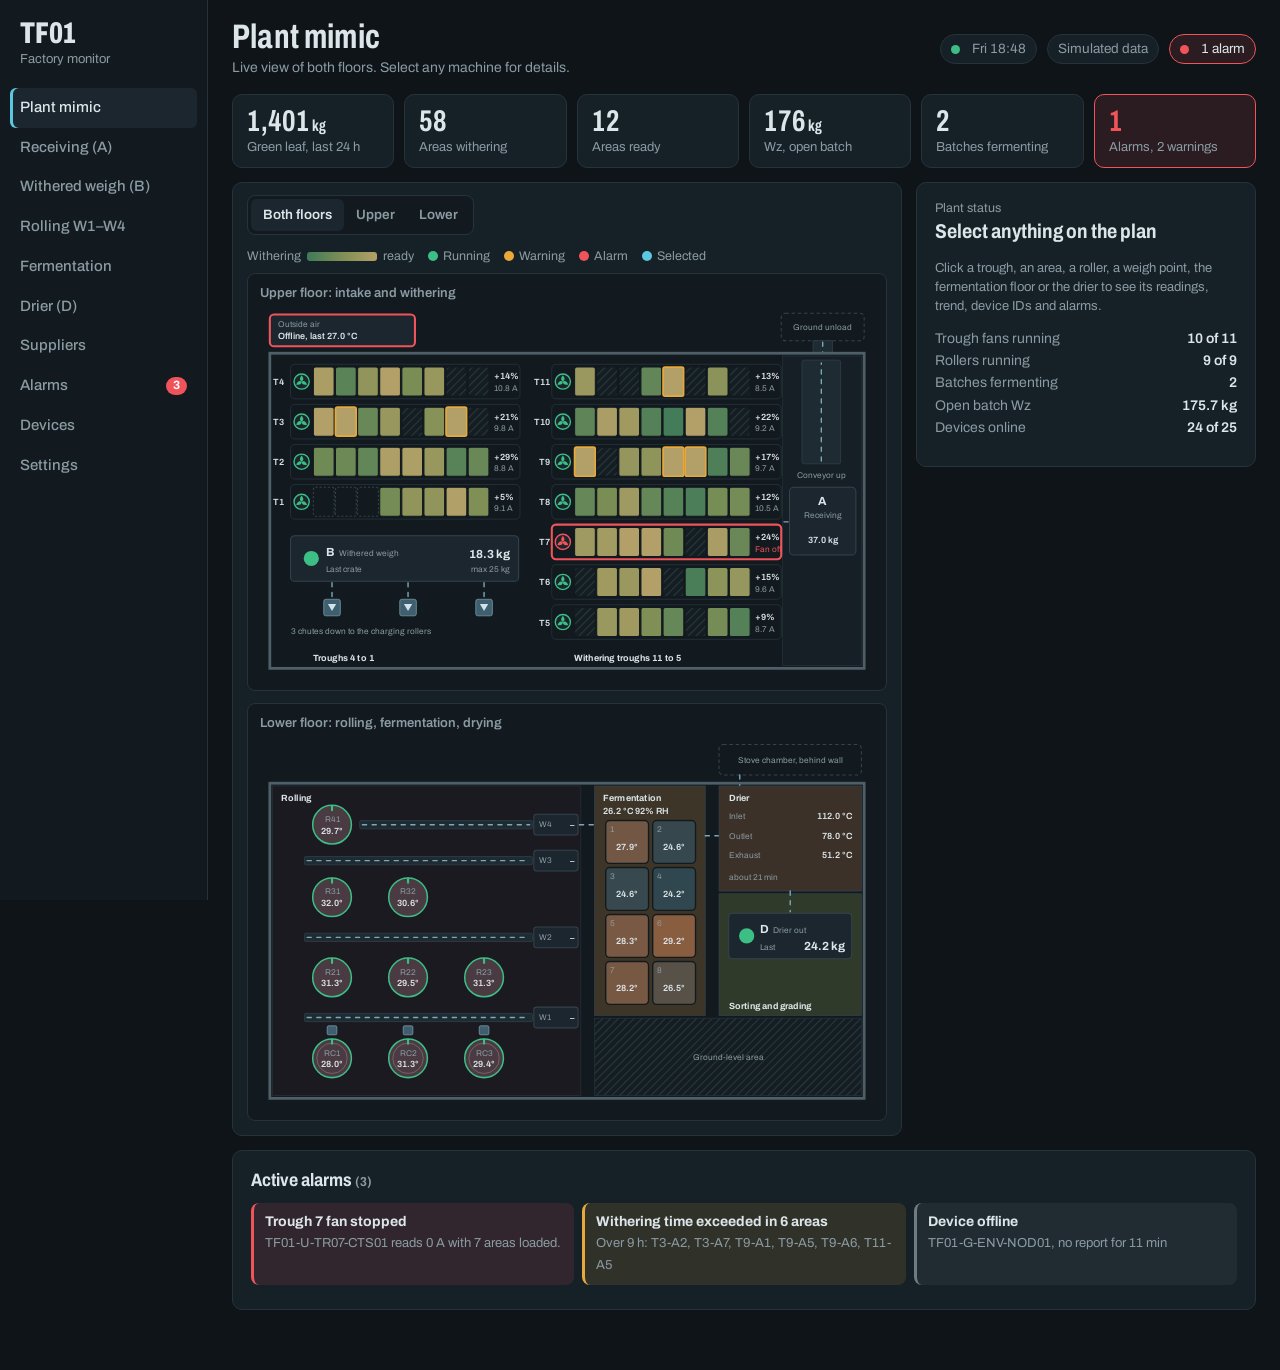
<file: dashboard/prototype.html>
<!doctype html>
<html lang="en">
<head>
<meta charset="utf-8">
<meta name="viewport" content="width=device-width, initial-scale=1, viewport-fit=cover">
<title>TF01 Factory Monitor</title>
<link rel="preconnect" href="https://fonts.googleapis.com">
<link rel="preconnect" href="https://fonts.gstatic.com" crossorigin>
<link href="https://fonts.googleapis.com/css2?family=Archivo:wdth,wght@62..125,400..800&display=swap" rel="stylesheet">
<style>
:root{
  --bg:#0E1418;--bg2:#121A1F;--panel:#162027;--panel2:#1B262E;--line:#26333B;--line2:#34434C;
  --ink:#DCE5E9;--muted:#8B9BA3;--dim:#5E6E76;
  --run:#3DBE85;--warn:#E8A93A;--alarm:#F0545A;--off:#6E7C84;--sel:#5CC8E0;
  --p-roll:#4A3A42;--p-ferm:#3E3529;--p-dry:#3B3128;--p-sort:#2F3A2A;--belt:#1E2B33;--flow:#7FA7B8;--chute:#3F5F6E;
  --alarm-bg:rgba(240,84,90,.12);--warn-bg:rgba(232,169,58,.12);
  color-scheme:dark;box-sizing:border-box;
  padding-top:env(safe-area-inset-top,0px);padding-bottom:env(safe-area-inset-bottom,0px);
}
html{scroll-padding-top:env(safe-area-inset-top,0px);height:100%}
*{box-sizing:inherit}
body{margin:0;background:var(--bg);color:var(--ink);font-family:'Archivo',system-ui,-apple-system,'Segoe UI',sans-serif;font-size:15px;line-height:1.45;min-height:100%}
button,input,select{font:inherit;color:inherit}
:focus-visible{outline:2px solid var(--sel);outline-offset:2px}
.app{display:grid;grid-template-columns:208px 1fr;min-height:100vh}
nav.side{background:var(--bg2);border-right:1px solid var(--line);padding:18px 10px;position:sticky;top:env(safe-area-inset-top,0px);height:100vh;overflow:auto}
.brand{padding:0 10px 18px}
.brand b{display:block;font-stretch:70%;font-weight:800;font-size:30px;letter-spacing:.01em;line-height:1}
.brand span{color:var(--muted);font-size:13px}
nav.side button{display:flex;justify-content:space-between;align-items:center;width:100%;text-align:left;background:none;border:0;padding:9px 10px;border-radius:6px;cursor:pointer;font-weight:500;color:var(--muted)}
nav.side button:hover{background:var(--panel);color:var(--ink)}
nav.side button[aria-current="page"]{background:var(--panel2);color:var(--ink);box-shadow:inset 3px 0 0 var(--sel)}
.count{font-size:12px;font-weight:700;background:var(--alarm);color:#fff;border-radius:10px;padding:0 7px;min-width:20px;text-align:center}
main{padding:20px 24px 60px;min-width:0}
.top{display:flex;flex-wrap:wrap;gap:12px;align-items:center;justify-content:space-between;margin-bottom:16px}
h1{font-stretch:72%;font-weight:700;font-size:34px;line-height:1;margin:0;letter-spacing:.005em}
h2{font-stretch:85%;font-weight:700;font-size:18px;margin:0 0 10px}
.sub{color:var(--muted);font-size:14px;margin-top:4px}
.status{display:flex;gap:10px;align-items:center;font-size:13.5px;color:var(--muted);font-variant-numeric:tabular-nums}
.pill{display:inline-flex;align-items:center;gap:6px;background:var(--panel);border:1px solid var(--line);border-radius:20px;padding:4px 10px}
.pill.alarm{border-color:var(--alarm);color:var(--ink);background:var(--alarm-bg)}
.panel{background:var(--panel);border:1px solid var(--line);border-radius:10px;padding:16px 18px}
.grid2{display:grid;grid-template-columns:repeat(auto-fit,minmax(320px,1fr));gap:16px}
.kpis{display:grid;grid-template-columns:repeat(auto-fit,minmax(150px,1fr));gap:10px;margin-bottom:14px}
.kpi{background:var(--panel);border:1px solid var(--line);border-radius:10px;padding:10px 14px}
.kpi .v{font-stretch:68%;font-weight:700;font-size:30px;font-variant-numeric:tabular-nums;line-height:1.1}
.kpi .l{color:var(--muted);font-size:13px}
.kpi.bad{border-color:var(--alarm);background:var(--alarm-bg)}
.kpi.bad .v{color:var(--alarm)}
/* overview layout */
.ov{display:grid;grid-template-columns:minmax(0,1fr) 340px;gap:14px;align-items:start}
.mimic{padding:12px 14px 14px}
.mimic-head{display:flex;flex-wrap:wrap;gap:12px;justify-content:space-between;align-items:center;margin-bottom:8px}
.seg{display:inline-flex;background:var(--bg2);border:1px solid var(--line);border-radius:8px;padding:3px}
.seg button{background:none;border:0;padding:6px 12px;border-radius:6px;cursor:pointer;color:var(--muted);font-weight:600;font-size:13.5px}
.seg button[aria-pressed="true"]{background:var(--panel2);color:var(--ink)}
.legend{display:flex;flex-wrap:wrap;gap:14px;font-size:12.5px;color:var(--muted);align-items:center}
.sw{display:inline-block;width:10px;height:10px;border-radius:50%;margin-right:5px;vertical-align:middle}
.ramp{display:inline-block;width:70px;height:9px;border-radius:3px;background:linear-gradient(90deg,#3F7A5A,#7E8F55,#B2A068);vertical-align:middle;margin:0 6px}
.floors{display:grid;gap:12px}
.floors.both{grid-template-columns:1fr 1fr}
@media (max-width:2100px){.floors.both{grid-template-columns:1fr}}
.floors.upper .fl-lower,.floors.lower .fl-upper{display:none}
figure.floor{margin:0;background:var(--bg2);border:1px solid var(--line);border-radius:8px;padding:8px}
figure.floor figcaption{font-size:13px;color:var(--muted);padding:2px 4px 6px;font-weight:600}
svg.mimic-svg{width:100%;height:auto;display:block}
.side-p{position:sticky;top:16px;max-height:calc(100vh - 32px);overflow:auto}
.alstrip{grid-column:1/-1}
/* svg classes */
.wall{fill:var(--bg2);stroke:#4E5F68;stroke-width:4}
.bay{fill:#151F25;stroke:var(--line)}
.station{fill:var(--panel2);stroke:var(--line2);stroke-width:1.5}
.station.out{fill:transparent}
.beltbox{fill:var(--belt);stroke:var(--line2)}
.flow{fill:none;stroke:var(--flow);stroke-width:2;stroke-dasharray:6 8;stroke-linecap:round}
.flow.anim{animation:dash 1.1s linear infinite}
@keyframes dash{to{stroke-dashoffset:-28}}
.trough-o{fill:transparent;stroke:var(--line);stroke-width:1.2}
.acell{stroke:var(--bg2);stroke-width:1.5}
.acell.empty{fill:url(#hatchU)}
.acell.unl{fill:transparent;stroke:var(--line2);stroke-dasharray:3 3}
.acell.over{stroke:var(--warn);stroke-width:2.5}
.fanc{fill:#1A252C;stroke-width:2}
.fan.run .fanc{stroke:var(--run)} .fan.run .blades{fill:var(--run)}
.fan.stop .fanc{stroke:var(--alarm)} .fan.stop .blades{fill:var(--alarm)}
.blades{transform-box:fill-box;transform-origin:center}
.fan.run .blades{animation:spin .9s linear infinite}
@keyframes spin{to{transform:rotate(360deg)}}
.rc{fill:var(--p-roll);stroke:var(--run);stroke-width:2.2}
.roller.stop .rc{stroke:var(--alarm)}
.ring{fill:none;stroke:#8C6F7B;stroke-width:1}
.spin{transform-box:view-box;animation:spin 2.6s linear infinite}
.tick{stroke:var(--run);stroke-width:3;stroke-linecap:round}
.zone-ferm{fill:var(--p-ferm);stroke:var(--line2)}
.zone-dry{fill:var(--p-dry);stroke:var(--line2)}
.zone-sort{fill:var(--p-sort);stroke:var(--line2)}
.zone-roll{fill:#1A1A20;stroke:var(--line)}
.chute{fill:var(--chute);stroke:var(--flow)}
.spotc{stroke:var(--bg2);stroke-width:2}
.m-lbl{fill:var(--muted);font-size:12px}
.m-val{fill:var(--ink);font-size:13px;font-weight:600;font-variant-numeric:tabular-nums}
.m-big{fill:var(--ink);font-size:17px;font-weight:700}
.m-zone{fill:var(--ink);font-size:13px;font-weight:700;letter-spacing:.02em}
[data-sel]{cursor:pointer}
[data-sel]:hover .hit,.acell:hover{stroke:var(--sel)}
.is-sel .hit,.acell.is-sel{stroke:var(--sel)!important;stroke-width:3!important}
.pulse{stroke:var(--alarm)!important;stroke-width:3!important;animation:pulse 1s ease-in-out infinite}
@keyframes pulse{50%{stroke-opacity:.2}}
@media (prefers-reduced-motion:reduce){.flow.anim,.pulse,.fan.run .blades,.spin,.lamp.on.r{animation:none!important}}
/* side panel */
.sp-head{display:flex;justify-content:space-between;align-items:flex-start;gap:10px;margin-bottom:10px}
.sp-head h2{margin:0;font-size:20px}
.sp-kind{font-size:12.5px;color:var(--muted)}
.xbtn{background:var(--panel2);border:1px solid var(--line);border-radius:6px;padding:4px 10px;cursor:pointer;color:var(--muted)}
.rd{display:grid;grid-template-columns:1fr auto;gap:2px 12px;font-size:14px;margin:6px 0 12px}
.rd dt{color:var(--muted)}
.rd dd{margin:0;text-align:right;font-variant-numeric:tabular-nums;font-weight:600}
.ids{display:flex;flex-wrap:wrap;gap:6px;margin:6px 0 12px}
.ids span{font-size:12px;background:var(--bg2);border:1px solid var(--line);border-radius:4px;padding:2px 6px;font-variant-numeric:tabular-nums}
.ids span.offline{border-color:var(--alarm);color:var(--alarm)}
.sp-sec{font-size:12.5px;color:var(--muted);margin-top:10px}
svg.spark{width:100%;height:46px;display:block}
.al{display:flex;gap:10px;align-items:flex-start;padding:9px 11px;border-radius:8px;margin-bottom:8px;background:var(--alarm-bg);border-left:3px solid var(--alarm);cursor:pointer;text-align:left;width:100%;border-top:0;border-right:0;border-bottom:0}
.al.warn{background:var(--warn-bg);border-left-color:var(--warn)}
.al.off{background:rgba(110,124,132,.12);border-left-color:var(--off)}
.al b{display:block;font-size:14px}
.al span{font-size:13px;color:var(--muted)}
.al-row{display:grid;grid-template-columns:repeat(auto-fill,minmax(280px,1fr));gap:8px}
.dot{width:9px;height:9px;border-radius:50%;display:inline-block;margin-right:6px;vertical-align:middle}
.dot.on{background:var(--run)}.dot.off{background:var(--alarm)}.dot.stale{background:var(--warn)}
/* tables */
.tbl-wrap{overflow-x:auto}
table{border-collapse:collapse;width:100%;font-size:13.5px}
th,td{padding:7px 8px;border-bottom:1px solid var(--line);text-align:left;white-space:nowrap}
th{font-weight:600;color:var(--muted);font-size:12.5px}
td.n,th.n{text-align:right;font-variant-numeric:tabular-nums}
/* forms */
label.f{display:grid;gap:4px;font-size:13px;color:var(--muted)}
label.f > *{color:var(--ink)}
select,input[type=number],input[type=text]{background:var(--bg2);border:1px solid var(--line2);border-radius:6px;padding:8px 10px;width:100%}
.row{display:grid;grid-template-columns:repeat(auto-fit,minmax(140px,1fr));gap:10px;margin-bottom:12px}
.btn{background:var(--sel);color:#08262E;border:0;border-radius:6px;padding:9px 14px;font-weight:700;cursor:pointer}
.btn.ghost{background:transparent;color:var(--ink);border:1px solid var(--line2)}
.btn:disabled{opacity:.35;cursor:not-allowed}
.btns{display:flex;flex-wrap:wrap;gap:8px}
/* scale */
.scale{display:flex;align-items:center;gap:18px;background:var(--bg2);border:1px solid var(--line);border-radius:10px;padding:14px 16px;margin-bottom:14px}
.read{font-stretch:62%;font-weight:700;font-size:58px;line-height:1;font-variant-numeric:tabular-nums;min-width:170px}
.read small{font-size:20px;font-weight:600;margin-left:4px;color:var(--muted)}
.state{font-size:13px;color:var(--muted)}
.tower{display:grid;gap:5px;background:#0B1013;border-radius:8px;padding:6px}
.lamp{width:22px;height:22px;border-radius:50%;background:#26333B}
.lamp.on.r{background:var(--alarm);box-shadow:0 0 14px var(--alarm)}
.lamp.on.a{background:var(--warn);box-shadow:0 0 12px var(--warn)}
.lamp.on.g{background:var(--run);box-shadow:0 0 12px var(--run)}
@media (prefers-reduced-motion:no-preference){.lamp.on.r{animation:blink .6s steps(2) infinite}}
@keyframes blink{50%{opacity:.25}}
.msg{font-size:14px;margin:8px 0 0}
.msg.bad{color:var(--alarm);font-weight:600}
.msg.good{color:var(--run);font-weight:600}
.log li{padding:6px 0;border-bottom:1px solid var(--line);font-size:13.5px;list-style:none}
.log{padding:0;margin:0;max-height:320px;overflow:auto}
.stages{display:grid;grid-template-columns:repeat(auto-fit,minmax(150px,1fr));gap:10px}
.stage{background:var(--bg2);border:1px solid var(--line);border-radius:8px;padding:10px 12px}
.stage .ws{font-size:13px;color:var(--muted);margin-top:6px;font-variant-numeric:tabular-nums}
.stage.bad{border-color:var(--warn);box-shadow:inset 0 0 0 1px var(--warn)}
.bar{height:22px;display:flex;border-radius:4px;overflow:hidden;margin-top:12px}
.bar span{display:block;height:100%}
.legend2{display:flex;flex-wrap:wrap;gap:14px;font-size:12.5px;color:var(--muted);margin-top:8px}
.ferm{display:grid;grid-template-columns:repeat(4,1fr);gap:8px}
.spot{border-radius:8px;padding:12px;text-align:center;border:2px solid transparent}
.spot.hot{border-color:var(--alarm)}
.spot .t{font-stretch:66%;font-weight:700;font-size:30px;font-variant-numeric:tabular-nums}
.spot .i{font-size:12px;color:var(--muted)}
.gauge{display:grid;grid-template-columns:110px 1fr 90px;gap:10px;align-items:center;padding:8px 0;border-bottom:1px solid var(--line)}
.gauge .v{font-stretch:68%;font-weight:700;font-size:28px;text-align:right;font-variant-numeric:tabular-nums}
.note{font-size:13px;color:var(--muted)}
.toggle{display:flex;gap:8px;align-items:center;font-size:14px;margin-bottom:8px}
@media (max-width:1180px){.ov{grid-template-columns:1fr}.side-p{position:static;max-height:none}}
@media (max-width:860px){
  .app{grid-template-columns:1fr}
  nav.side{position:sticky;top:0;height:auto;display:flex;overflow-x:auto;gap:4px;padding:8px;border-right:0;border-bottom:1px solid var(--line);z-index:5}
  .brand{display:none}
  nav.side button{width:auto;white-space:nowrap;gap:6px}
  nav.side button[aria-current="page"]{box-shadow:inset 0 -3px 0 var(--sel)}
  main{padding:14px 12px 40px}
  h1{font-size:28px}
  .ferm{grid-template-columns:repeat(2,1fr)}
  .read{font-size:44px;min-width:130px}
  .side-p{position:fixed;left:0;right:0;bottom:0;top:auto;max-height:62vh;border-radius:14px 14px 0 0;z-index:30;transform:translateY(105%);transition:transform .25s ease;padding-bottom:calc(16px + env(safe-area-inset-bottom,0px));box-shadow:0 -8px 30px rgba(0,0,0,.5)}
  .side-p.open{transform:none}
}
@media (max-width:860px) and (prefers-reduced-motion:reduce){.side-p{transition:none}}
</style>
</head>
<body>
<div class="app">
  <nav class="side" id="nav" aria-label="Sections"></nav>
  <main id="main"></main>
</div>
<script>
(function(){
"use strict";
const $=s=>document.querySelector(s);
const $$=s=>document.querySelectorAll(s);
const r1=x=>Math.round(x*10)/10;
const fmt=(x,d=1)=>Number(x).toLocaleString('en-US',{minimumFractionDigits:d,maximumFractionDigits:d});
const rnd=(a,b)=>a+Math.random()*(b-a);
const pick=a=>a[Math.floor(Math.random()*a.length)];
const esc=s=>String(s).replace(/[&<>"]/g,c=>({'&':'&amp;','<':'&lt;','>':'&gt;','"':'&quot;'}[c]));
const nn=t=>String(t+1).padStart(2,'0');
const SIM=60;
const T0=Date.now(), SIM0=Date.now();
const simNow=()=>SIM0+(Date.now()-T0)*SIM;
const H=3600e3;

/* settings */
const DEF={bMax:25,dMax:30,amberPct:5,crateTare:2.0,witherH:8,ferMaxSurf:30,ferMinRH:90,dryInMin:100,dryInMax:125,
  dedTare:true,tareKg:0.5,dedWet:false,wetPct:2,dedCoarse:false};
let set=Object.assign({},DEF);
try{const s=localStorage.getItem('tf01-settings');if(s)Object.assign(set,JSON.parse(s));}catch(e){}
function saveSet(){try{localStorage.setItem('tf01-settings',JSON.stringify(set));}catch(e){}}

/* master data */
const SUP=[["SUP-001","S. Perera"],["SUP-002","N. Fernando"],["SUP-003","K. Bandara"],["SUP-004","R. Silva"],["SUP-005","M. Jayasinghe"],["SUP-006","A. Wickramasinghe"],["SUP-007","D. Rathnayake"],["SUP-008","P. Gunawardena"],["SUP-009","L. Herath"],["SUP-010","T. Dissanayake"],["SUP-011","C. Senanayake"],["SUP-012","H. Abeykoon"]];
const supName=id=>(SUP.find(s=>s[0]===id)||[id,id])[1];
const MAT=["Fine","Medium","Coarse"];
const RID=['RC1','RC2','RC3','R21','R22','R23','R31','R32','R41'];
const rNode=id=>id.startsWith('RC')?'NOD01':id.startsWith('R2')?'NOD02':'NOD03';

/* state */
const S={view:'overview',sel:null,floor:'both',areas:[],cycles:[],recv:[],batch:null,batches:[],ferm:[],lastA:null,lastB:null,lastD:null};
let batchSeq=3;
function newBatch(){const d=new Date(simNow());return {id:`B-${d.toISOString().slice(0,10).replace(/-/g,'')}-${String(++batchSeq).padStart(2,'0')}`,crates:[],N:0,W:[null,null,null,null],bulk:3,opened:simNow(),D:0};}
for(let t=0;t<11;t++){S.areas.push([]);for(let a=0;a<8;a++){
  const r=Math.random();let ar={loads:[],loadedAt:null,state:'empty',bw:0,crates:0};
  if(r<0.82){ar.loads.push({sup:pick(SUP)[0],kg:r1(rnd(90,160)),mat:pick(MAT)});
    if(Math.random()<0.08)ar.loads.push({sup:pick(SUP)[0],kg:r1(rnd(20,50)),mat:pick(MAT)});
    ar.loadedAt=simNow()-rnd(0.3,9.6)*H;ar.state='wither';}
  S.areas[t].push(ar);}}
for(let a=0;a<3;a++){const ar=S.areas[0][a];if(ar.state==='wither')ar.state='unloaded';}
for(let i=0;i<70;i++){const sup=pick(SUP)[0];const N=r1(rnd(80,170));const loss=rnd(0.38,0.52);S.cycles.push({t:Math.floor(rnd(1,12)),a:Math.floor(rnd(1,9)),loads:[{sup,kg:N}],N,bw:r1(N*(1-loss)),at:simNow()-rnd(10,140)*H});}
S.batch=newBatch();
for(let a=0;a<3;a++){const ar=S.areas[0][a];if(ar.state!=='unloaded')continue;const N=ar.loads.reduce((s,l)=>s+l.kg,0);let left=N*rnd(.5,.6);
  while(left>1){const net=r1(Math.min(left,rnd(19,23)));left-=net;ar.bw=r1(ar.bw+net);ar.crates++;S.batch.crates.push({t:1,a:a+1,net,at:simNow()});}
  S.batch.N+=N;S.cycles.push({t:1,a:a+1,loads:ar.loads.slice(),N,bw:ar.bw,at:simNow()});}
S.lastB={net:S.batch.crates.length?S.batch.crates[S.batch.crates.length-1].net:0,at:simNow()};
S.lastA={net:r1(rnd(30,42)),at:simNow()-12*60e3};
S.lastD={net:r1(rnd(24,28)),at:simNow()-20*60e3};
S.ferm.push({id:'B-PREV-02',start:simNow()-1.6*H,Wz:412,N:880,D:0});
S.ferm.push({id:'B-PREV-03',start:simNow()-0.4*H,Wz:398,N:861,D:0});
S.batches.push({id:'B-PREV-01',N:905,D:198.4,Wz:431});

/* telemetry */
const tele={amb:{t:27.5,rh:78},trough:[],roller:[],ferRoom:[],ferSurf:[],dry:{in:[],out:[],ex:[]},
  hist:{gain:Array.from({length:11},()=>[]),rolT:Array.from({length:9},()=>[]),ferMax:[],ferRH:[]}};
for(let t=0;t<11;t++)tele.trough.push({p:{t:rnd(29,33),rh:rnd(55,68)},n:{t:rnd(27,30),rh:rnd(70,82)},f:{t:rnd(27,30),rh:rnd(72,86)},amp:t===6?0:rnd(8.8,10.4)});
for(let i=0;i<9;i++)tele.roller.push({t:rnd(28,32),rh:rnd(80,90),amp:rnd(14,22)});
for(let i=0;i<3;i++)tele.ferRoom.push({t:rnd(25,27),rh:rnd(92,96)});
for(let i=0;i<8;i++)tele.ferSurf.push(rnd(25,28));
function drift(v,lo,hi,step){v+=rnd(-step,step);return Math.max(lo,Math.min(hi,v));}
const push=(a,v,n=40)=>{a.push(v);if(a.length>n)a.shift();};
const gainOf=x=>(x.n.rh+x.f.rh)/2-x.p.rh;
function stepTele(){
  tele.amb.t=drift(tele.amb.t,24,31,.15);tele.amb.rh=drift(tele.amb.rh,65,92,.6);
  tele.trough.forEach((x,i)=>{x.p.t=drift(x.p.t,27,36,.2);x.p.rh=drift(x.p.rh,48,72,.6);x.n.t=drift(x.n.t,25,33,.2);x.n.rh=drift(x.n.rh,62,90,.7);x.f.t=drift(x.f.t,25,33,.2);x.f.rh=drift(x.f.rh,62,92,.7);if(i!==6)x.amp=drift(x.amp,8.5,10.8,.15);push(tele.hist.gain[i],gainOf(x));});
  tele.roller.forEach((x,i)=>{x.t=drift(x.t,27,35,.25);x.rh=drift(x.rh,76,94,.6);x.amp=drift(x.amp,10,26,1.2);push(tele.hist.rolT[i],x.t);});
  tele.ferRoom.forEach((x,i)=>{x.t=drift(x.t,24,29,.1);x.rh=drift(x.rh,i===1?84:88,98,.4);});
  const age=S.ferm.length?Math.max(...S.ferm.map(f=>(simNow()-f.start)/H)):0;
  tele.ferSurf=tele.ferSurf.map((v,i)=>drift(v,24,24.5+Math.min(age,2.5)*2.6+(i===5?1.5:0),.35));
  push(tele.hist.ferMax,Math.max(...tele.ferSurf));push(tele.hist.ferRH,Math.min(...tele.ferRoom.map(x=>x.rh)));
  const d=tele.dry;const last=k=>d[k][d[k].length-1];
  push(d.in,drift(last('in')??rnd(108,118),95,130,1.8),60);push(d.out,drift(last('out')??rnd(70,78),60,90,1.2),60);push(d.ex,drift(last('ex')??rnd(48,54),42,62,.9),60);
}
for(let i=0;i<60;i++)stepTele();

/* devices */
const DEV=[];
[['TF01-U-RCV-SCB01','Scale bridge A, receiving'],['TF01-U-WWB-SCB01','Scale bridge B, withered weigh'],['TF01-L-RW1-SCB01','Scale bridge W1'],['TF01-L-RW2-SCB01','Scale bridge W2'],['TF01-L-RW3-SCB01','Scale bridge W3'],['TF01-L-RW4-SCB01','Scale bridge W4'],['TF01-L-DRO-SCB01','Scale bridge D, drier output']].forEach(([id,d])=>DEV.push({id,d}));
for(let t=0;t<11;t++)DEV.push({id:`TF01-U-TR${nn(t)}-NOD01`,d:`Trough ${t+1} node (THS01–03, CTS01)`});
['charging rollers','2nd rolling','3rd and 4th rolling'].forEach((d,i)=>DEV.push({id:`TF01-L-ROL-NOD0${i+1}`,d:`Rolling node, ${d}`}));
DEV.push({id:'TF01-L-FER-NOD01',d:'Fermentation node (THH01–03, IRS01–04)'});
DEV.push({id:'TF01-L-FER-NOD02',d:'Fermentation node (IRS05–08)'});
DEV.push({id:'TF01-L-DRY-NOD01',d:'Drier node (TCM01, CTS01)'});
DEV.push({id:'TF01-G-ENV-NOD01',d:'Ambient node (THS01)'});
DEV.forEach(d=>{d.rssi=Math.round(rnd(-72,-48));d.last=Date.now();d.status='on';});
const envNode=DEV.find(d=>d.id==='TF01-G-ENV-NOD01');envNode.status='off';envNode.last=Date.now()-11*60e3/SIM;

/* scales */
function mkScale(){return {target:0,value:0,stable:false,cnt:0};}
const SC={A:mkScale(),B:mkScale(),D:mkScale()};
function stepScales(){Object.values(SC).forEach(s=>{const diff=s.target-s.value;if(Math.abs(diff)<0.05){s.value=s.target;s.cnt++;}else{s.value+=diff*0.35+rnd(-.25,.25);s.cnt=0;}s.stable=s.cnt>=4;});}

/* derived */
const areaProg=ar=>ar.loadedAt?(simNow()-ar.loadedAt)/(set.witherH*H):0;
const areaN=ar=>ar.loads.reduce((s,l)=>s+l.kg,0);
const lerp=(x,y,t)=>x.map((v,i)=>Math.round(v+(y[i]-v)*t));
const P0=[63,122,90],P1=[126,143,85],P2=[178,160,104];
function procColor(p){p=Math.max(0,Math.min(1,p));const c=p<.5?lerp(P0,P1,p*2):lerp(P1,P2,(p-.5)*2);return `rgb(${c.join(',')})`;}
const HC0=[44,70,80],HC1=[150,96,62];
function heatColor(v){const p=Math.max(0,Math.min(1,(v-24)/(set.ferMaxSurf-24)));return `rgb(${lerp(HC0,HC1,p).join(',')})`;}
const batchWz=()=>r1(S.batch.crates.reduce((s,c)=>s+c.net,0));
function alarms(){
  const L=[];
  tele.trough.forEach((x,i)=>{const loaded=S.areas[i].filter(a=>a.state==='wither').length;if(loaded&&x.amp<1)L.push({sev:'alarm',target:'trough:'+i,t:`Trough ${i+1} fan stopped`,d:`TF01-U-TR${nn(i)}-CTS01 reads 0 A with ${loaded} areas loaded.`});});
  const over=[];S.areas.forEach((tr,t)=>tr.forEach((a,i)=>{if(a.state==='wither'&&areaProg(a)>1.125)over.push(`T${t+1}-A${i+1}`);}));
  if(over.length)L.push({sev:'warn',target:'withering',t:`Withering time exceeded in ${over.length} area${over.length>1?'s':''}`,d:`Over ${set.witherH+1} h: ${over.slice(0,8).join(', ')}${over.length>8?'…':''}`});
  const hot=tele.ferSurf.map((v,i)=>[v,i]).filter(([v])=>v>set.ferMaxSurf);
  if(hot.length)L.push({sev:'alarm',target:'ferm',t:'Fermentation hot spot',d:hot.map(([v,i])=>`IRS0${i+1} ${fmt(v)} °C`).join(', ')+` (limit ${set.ferMaxSurf} °C)`});
  tele.ferRoom.forEach((x,i)=>{if(x.rh<set.ferMinRH)L.push({sev:'warn',target:'ferm',t:'Fermentation humidity low',d:`TF01-L-FER-THH0${i+1} ${fmt(x.rh)}% RH, minimum ${set.ferMinRH}%`});});
  const din=tele.dry.in[tele.dry.in.length-1];
  if(din<set.dryInMin||din>set.dryInMax)L.push({sev:'alarm',target:'drier',t:'Drier inlet out of range',d:`TF01-L-DRY-TCK01 ${fmt(din)} °C, band ${set.dryInMin}–${set.dryInMax} °C`});
  const seq=[batchWz(),...S.batch.W];
  for(let i=1;i<5;i++){if(seq[i]!=null&&seq[i-1]!=null&&seq[i]>seq[i-1]){L.push({sev:'warn',target:'weigh:W'+i,t:'Rolling weights inconsistent',d:`W${i} ${fmt(seq[i])} kg is heavier than ${i===1?'Wz':'W'+(i-1)} in ${S.batch.id}`});break;}}
  if(SC.B.stable&&SC.B.value-set.crateTare>set.bMax)L.push({sev:'alarm',target:'weigh:B',t:'Crate over limit at B',d:`${fmt(SC.B.value-set.crateTare)} kg on the scale, limit ${set.bMax} kg`});
  DEV.filter(d=>d.status==='off').forEach(d=>L.push({sev:'off',target:d.id.includes('ENV')?'env':'devices',t:'Device offline',d:`${d.id}, no report for ${Math.round((Date.now()-d.last)*SIM/60e3)} min`}));
  const ord={alarm:0,warn:1,off:2};return L.sort((a,b)=>ord[a.sev]-ord[b.sev]);
}

/* nav */
const VIEWS=[['overview','Plant mimic'],['receiving','Receiving (A)'],['withered','Withered weigh (B)'],['rolling','Rolling W1–W4'],['ferment','Fermentation'],['drier','Drier (D)'],['suppliers','Suppliers'],['alarms','Alarms'],['devices','Devices'],['settings','Settings']];
function renderNav(){const n=alarms().length;
  $('#nav').innerHTML=`<div class="brand"><b>TF01</b><span>Factory monitor</span></div>`+VIEWS.map(([k,l])=>`<button data-v="${k}" ${S.view===k?'aria-current="page"':''}><span>${l}</span>${k==='alarms'&&n?`<span class="count">${n}</span>`:''}</button>`).join('');}
$('#nav').addEventListener('click',e=>{const b=e.target.closest('button[data-v]');if(!b)return;go(b.dataset.v);});
function go(v){S.view=v;S.msg=null;render();window.scrollTo(0,0);}
const clockTxt=()=>new Date(simNow()).toLocaleString('en-GB',{weekday:'short',hour:'2-digit',minute:'2-digit'});
function header(title,sub){const L=alarms(),na=L.filter(a=>a.sev==='alarm').length;
  return `<div class="top"><div><h1>${title}</h1>${sub?`<div class="sub">${sub}</div>`:''}</div><div class="status"><span class="pill"><span class="dot on"></span><span id="clock">${clockTxt()}</span></span><span class="pill">Simulated data</span><button class="pill ${na?'alarm':''}" id="hdrAl" style="cursor:pointer">${na?`<span class="dot off"></span>${na} alarm${na>1?'s':''}`:'No alarms'}</button></div></div>`;}

/* ---------- MIMIC ---------- */
function fanSVG(t,cx,cy){return `<g class="fan" id="fan-${t}" transform="translate(${cx} ${cy})"><circle class="fanc" r="11"/><g class="blades"><path d="M0 -9 Q5 -3 0 0 Q-5 -3 0 -9Z"/><path d="M0 -9 Q5 -3 0 0 Q-5 -3 0 -9Z" transform="rotate(120)"/><path d="M0 -9 Q5 -3 0 0 Q-5 -3 0 -9Z" transform="rotate(240)"/></g></g>`;}
function troughSVG(t,lx,fx,cx0,vx,y){
  let s=`<g data-sel="trough:${t}"><rect class="trough-o hit" id="tro-${t}" x="${fx-16}" y="${y-4}" width="${vx+38-(fx-16)}" height="50" rx="6"/><text class="m-val" x="${lx}" y="${y+26}" text-anchor="end">T${t+1}</text>${fanSVG(t,fx,y+21)}`;
  for(let a=0;a<8;a++)s+=`<rect class="acell" id="ar-${t}-${a}" data-sel="area:${t}:${a}" x="${cx0+a*32+1}" y="${y}" width="30" height="42" rx="3"/>`;
  s+=`<text class="m-val" id="trv-${t}" x="${vx}" y="${y+18}">–</text><text class="m-lbl" id="tra-${t}" x="${vx}" y="${y+35}">–</text></g>`;return s;}
function upperSVG(){
  let h=`<svg viewBox="0 0 900 540" class="mimic-svg" role="img" aria-label="Upper floor: intake, 11 withering troughs, withered weigh B"><defs><pattern id="hatchU" width="8" height="8" patternUnits="userSpaceOnUse" patternTransform="rotate(45)"><rect width="8" height="8" fill="#141D22"/><line x1="0" y1="0" x2="0" y2="8" stroke="#2A3840" stroke-width="3"/></pattern></defs>`;
  h+=`<g data-sel="env"><rect class="station hit" id="envbox" x="20" y="8" width="210" height="46" rx="6"/><text class="m-lbl" x="32" y="26">Outside air</text><text class="m-val" id="envv" x="32" y="44">–</text></g>`;
  h+=`<rect class="station out" x="760" y="6" width="120" height="40" rx="6" stroke-dasharray="5 4"/><text class="m-lbl" x="820" y="31" text-anchor="middle">Ground unload</text>`;
  h+=`<rect class="beltbox" x="806" y="46" width="28" height="20"/><line class="flow anim" x1="820" y1="48" x2="820" y2="64"/>`;
  h+=`<rect class="wall" x="20" y="64" width="860" height="456"/><rect class="bay" x="762" y="68" width="114" height="448"/>`;
  h+=`<rect class="beltbox" x="790" y="74" width="56" height="150" rx="3"/><line class="flow anim" x1="818" y1="220" x2="818" y2="78" style="animation-direction:reverse"/><text class="m-lbl" x="818" y="244" text-anchor="middle">Conveyor up</text>`;
  h+=`<g data-sel="weigh:A"><rect class="station hit" x="772" y="258" width="96" height="98" rx="6"/><text class="m-big" x="820" y="284" text-anchor="middle">A</text><text class="m-lbl" x="820" y="302" text-anchor="middle">Receiving</text><text class="m-val" id="wA" x="820" y="338" text-anchor="middle">–</text></g>`;
  h+=`<line class="flow anim" x1="770" y1="308" x2="762" y2="308"/>`;
  [10,9,8,7,6,5,4].forEach((t,i)=>{h+=troughSVG(t,426,444,460,722,84+i*58);});
  [3,2,1,0].forEach((t,i)=>{h+=troughSVG(t,40,66,82,344,84+i*58);});
  h+=`<g data-sel="weigh:B"><rect class="station hit" x="50" y="328" width="330" height="66" rx="6"/><circle id="lampB" cx="80" cy="361" r="11" fill="#26333B"/><text class="m-big" x="102" y="358">B</text><text class="m-lbl" x="120" y="358">Withered weigh</text><text class="m-lbl" x="102" y="380">Last crate</text><text class="m-big" id="wB" x="368" y="360" text-anchor="end">–</text><text class="m-lbl" id="wBmax" x="368" y="380" text-anchor="end">–</text></g>`;
  [110,220,330].forEach(c=>{h+=`<line class="flow anim" x1="${c}" y1="396" x2="${c}" y2="420"/><rect class="chute" x="${c-12}" y="420" width="24" height="24" rx="3"/><path d="M${c-6} ${427}L${c+6} ${427}L${c} ${437}Z" fill="#CFE3EA"/>`;});
  h+=`<text class="m-lbl" x="50" y="470">3 chutes down to the charging rollers</text>`;
  h+=`<text class="m-zone" x="460" y="510">Withering troughs 11 to 5</text><text class="m-zone" x="82" y="510">Troughs 4 to 1</text>`;
  return h+`</svg>`;}
function rollerSVG(id,x,y,charge){return `<g data-sel="roller:${id}" class="roller" id="rol-${id}"><circle class="rc hit" cx="${x}" cy="${y}" r="28"/>${charge?`<circle class="ring" cx="${x}" cy="${y}" r="22"/>`:''}<g class="spin" style="transform-origin:${x}px ${y}px"><line class="tick" x1="${x}" y1="${y-27}" x2="${x}" y2="${y-21}"/></g><text class="m-lbl" x="${x}" y="${y-4}" text-anchor="middle">${id}</text><text class="m-val" id="rolT-${id}" x="${x}" y="${y+13}" text-anchor="middle">–</text></g>`;}
function wbox(n,y){return `<g data-sel="weigh:W${n}"><rect class="station hit" x="402" y="${y-15}" width="64" height="30" rx="4"/><text class="m-lbl" x="410" y="${y+4}">W${n}</text><text class="m-val" id="wW${n}" x="460" y="${y+5}" text-anchor="end">–</text></g>`;}
function belt(x1,x2,y){return `<rect class="beltbox" x="${x1}" y="${y-6}" width="${x2-x1}" height="12" rx="2"/><line class="flow anim" x1="${x1+4}" y1="${y}" x2="${x2-4}" y2="${y}"/>`;}
function lowerSVG(){
  let h=`<svg viewBox="0 0 900 540" class="mimic-svg" role="img" aria-label="Lower floor: rolling, fermentation, drier, drier output weigh D"><defs><pattern id="hatchL" width="8" height="8" patternUnits="userSpaceOnUse" patternTransform="rotate(45)"><rect width="8" height="8" fill="#141D22"/><line x1="0" y1="0" x2="0" y2="8" stroke="#2A3840" stroke-width="3"/></pattern></defs>`;
  h+=`<rect class="station out" x="670" y="8" width="206" height="44" rx="6" stroke-dasharray="5 4"/><text class="m-lbl" x="773" y="35" text-anchor="middle">Stove chamber, behind wall</text>`;
  h+=`<rect class="wall" x="20" y="64" width="860" height="456"/>`;
  h+=`<rect class="zone-roll" x="24" y="68" width="446" height="448"/><text class="m-zone" x="36" y="90">Rolling</text>`;
  h+=belt(70,400,403)+belt(70,400,287)+belt(70,400,176)+belt(150,400,124);
  h+=wbox(1,403)+wbox(2,287)+wbox(3,176)+wbox(4,124);
  [['RC1',110],['RC2',220],['RC3',330]].forEach(([id,x])=>{h+=`<rect class="chute" x="${x-7}" y="415" width="14" height="13" rx="2"/>`;h+=rollerSVG(id,x,462,true);});
  [['R21',110],['R22',220],['R23',330]].forEach(([id,x])=>{h+=rollerSVG(id,x,345,false);});
  [['R31',110],['R32',220]].forEach(([id,x])=>{h+=rollerSVG(id,x,229,false);});
  h+=rollerSVG('R41',110,124,false);
  h+=`<line class="flow anim" x1="468" y1="124" x2="490" y2="124"/>`;
  h+=`<g data-sel="ferm"><rect class="zone-ferm hit" id="fermbox" x="490" y="68" width="160" height="332"/><text class="m-zone" x="502" y="90">Fermentation</text><text class="m-val" id="frm" x="502" y="108">–</text>`;
  for(let r=0;r<4;r++)for(let c=0;c<2;c++){const i=r*2+c,x=506+c*68,y=118+r*68;h+=`<rect class="spotc" id="fs-${i}" x="${x}" y="${y}" width="62" height="62" rx="6"/><text class="m-lbl" x="${x+6}" y="${y+16}">${i+1}</text><text class="m-val" id="fsT-${i}" x="${x+31}" y="${y+42}" text-anchor="middle">–</text>`;}
  h+=`</g><line class="flow anim" x1="650" y1="140" x2="670" y2="140"/>`;
  h+=`<line class="flow anim" x1="700" y1="52" x2="700" y2="68" stroke="#C27B52"/>`;
  h+=`<g data-sel="drier"><rect class="zone-dry hit" id="drierbox" x="670" y="68" width="206" height="152"/><text class="m-zone" x="684" y="90">Drier</text><text class="m-lbl" x="684" y="116">Inlet</text><text class="m-val" id="dIn" x="862" y="116" text-anchor="end">–</text><text class="m-lbl" x="684" y="144">Outlet</text><text class="m-val" id="dOut" x="862" y="144" text-anchor="end">–</text><text class="m-lbl" x="684" y="172">Exhaust</text><text class="m-val" id="dEx" x="862" y="172" text-anchor="end">–</text><text class="m-lbl" x="684" y="204">about 21 min</text></g>`;
  h+=`<rect class="zone-sort" x="670" y="224" width="206" height="176"/><text class="m-zone" x="684" y="390">Sorting and grading</text>`;
  h+=`<line class="flow anim" x1="773" y1="220" x2="773" y2="250"/>`;
  h+=`<g data-sel="weigh:D"><rect class="station hit" x="684" y="252" width="178" height="66" rx="6"/><circle id="lampD" cx="710" cy="285" r="11" fill="#26333B"/><text class="m-big" x="730" y="281">D</text><text class="m-lbl" x="748" y="281">Drier out</text><text class="m-big" id="wD" x="852" y="305" text-anchor="end">–</text><text class="m-lbl" x="730" y="305">Last</text></g>`;
  h+=`<rect x="490" y="404" width="386" height="112" fill="url(#hatchL)" stroke="#26333B"/><text class="m-lbl" x="683" y="465" text-anchor="middle">Ground-level area</text>`;
  return h+`</svg>`;}

function lampColor(k){const s=SC[k],max=k==='B'?set.bMax:set.dMax,tare=k==='B'?set.crateTare:0.8;const net=s.value-tare;
  if(s.target>0&&s.stable&&net>0){if(net>max)return 'var(--alarm)';if(net>max*(1-set.amberPct/100))return 'var(--warn)';return 'var(--run)';}
  const last=k==='B'?S.lastB:S.lastD;if(!last)return '#26333B';if(last.net>max*(1-set.amberPct/100))return 'var(--warn)';return 'var(--run)';}
function updMimic(){
  if(!$('#envv'))return;
  const L=alarms();const targets=new Set(L.filter(a=>a.sev!=='off'||a.target==='env').map(a=>a.target));
  $('#envv').textContent=envNode.status==='off'?'Offline, last '+fmt(tele.amb.t)+' °C':`${fmt(tele.amb.t)} °C  ${fmt(tele.amb.rh,0)}% RH`;
  $('#envbox').classList.toggle('pulse',targets.has('env'));
  S.areas.forEach((tr,t)=>{tr.forEach((a,i)=>{const el=$(`#ar-${t}-${i}`);if(!el)return;
      el.classList.remove('empty','unl','over');el.removeAttribute('fill');el.style.fill='';
      if(a.state==='empty')el.classList.add('empty');else if(a.state==='unloaded')el.classList.add('unl');
      else{const p=areaProg(a);el.style.fill=procColor(p);if(p>1.125)el.classList.add('over');}
      el.innerHTML=`<title>T${t+1} area ${i+1}: ${a.state==='wither'?a.loads.map(l=>l.sup).join(' + ')+', '+fmt((simNow()-a.loadedAt)/H)+' h':a.state}</title>`;});
    const x=tele.trough[t],run=x.amp>=1;const f=$(`#fan-${t}`);f.classList.toggle('run',run);f.classList.toggle('stop',!run);
    $(`#trv-${t}`).textContent=`+${fmt(gainOf(x),0)}%`;$(`#tra-${t}`).textContent=run?`${fmt(x.amp)} A`:'Fan off';
    $(`#tra-${t}`).style.fill=run?'':'var(--alarm)';
    $(`#tro-${t}`).classList.toggle('pulse',targets.has('trough:'+t));});
  $('#wA').textContent=S.lastA?`${fmt(S.lastA.net)} kg`:'–';
  $('#wB').textContent=S.lastB?`${fmt(S.lastB.net)} kg`:'–';$('#wBmax').textContent=`max ${set.bMax} kg`;$('#lampB').setAttribute('fill',lampColor('B'));
  for(let n=1;n<=4;n++){const v=S.batch.W[n-1];const e=$('#wW'+n);e.textContent=v==null?'–':fmt(v,0);e.style.fill=targets.has('weigh:W'+n)?'var(--warn)':'';}
  RID.forEach((id,i)=>{const x=tele.roller[i];$(`#rolT-${id}`).textContent=`${fmt(x.t)}°`;$(`#rol-${id}`).classList.toggle('stop',x.amp<1);});
  $('#frm').textContent=`${fmt(tele.ferRoom.reduce((s,x)=>s+x.t,0)/3)} °C  ${fmt(Math.min(...tele.ferRoom.map(x=>x.rh)),0)}% RH`;
  $('#frm').style.fill=tele.ferRoom.some(x=>x.rh<set.ferMinRH)?'var(--warn)':'';
  tele.ferSurf.forEach((v,i)=>{const e=$(`#fs-${i}`);e.style.fill=heatColor(v);e.classList.toggle('pulse',v>set.ferMaxSurf);$(`#fsT-${i}`).textContent=`${fmt(v)}°`;});
  const d=tele.dry,last=a=>a[a.length-1];$('#dIn').textContent=`${fmt(last(d.in))} °C`;$('#dOut').textContent=`${fmt(last(d.out))} °C`;$('#dEx').textContent=`${fmt(last(d.ex))} °C`;
  $('#dIn').style.fill=targets.has('drier')?'var(--alarm)':'';$('#drierbox').classList.toggle('pulse',targets.has('drier'));
  $('#wD').textContent=S.lastD?`${fmt(S.lastD.net)} kg`:'–';$('#lampD').setAttribute('fill',lampColor('D'));
  markSel();
}
function selKey(){return S.sel;}
function markSel(){$$('.is-sel').forEach(e=>e.classList.remove('is-sel'));if(!S.sel)return;$$(`[data-sel="${S.sel}"]`).forEach(e=>e.classList.add('is-sel'));}

/* side panel */
function spark(arr,col){const v=arr.filter(x=>x!=null);if(v.length<2)return '';const mn=Math.min(...v),mx=Math.max(...v),rg=(mx-mn)||1;const pts=v.map((x,i)=>`${(i/(v.length-1)*100).toFixed(1)},${(40-(x-mn)/rg*34).toFixed(1)}`).join(' ');return `<svg class="spark" viewBox="0 0 100 44" preserveAspectRatio="none" aria-hidden="true"><polyline points="${pts}" fill="none" stroke="${col}" stroke-width="1.8" vector-effect="non-scaling-stroke"/></svg>`;}
const rd=rows=>`<dl class="rd">${rows.map(([k,v])=>`<dt>${k}</dt><dd>${v}</dd>`).join('')}</dl>`;
const ids=list=>`<div class="ids">${list.map(i=>{const dv=DEV.find(d=>d.id===i);return `<span class="${dv&&dv.status==='off'?'offline':''}">${i}</span>`;}).join('')}</div>`;
function alarmsFor(keys){const L=alarms().filter(a=>keys.includes(a.target));return L.length?`<div class="sp-sec">Alarms</div>`+L.map(alHTML).join(''):`<div class="sp-sec">No alarms here.</div>`;}
const alHTML=a=>`<button class="al ${a.sev==='warn'?'warn':a.sev==='off'?'off':''}" data-sel-go="${a.target}"><div><b>${a.t}</b><span>${a.d}</span></div></button>`;
function spHead(title,kind){return `<div class="sp-head"><div><div class="sp-kind">${kind}</div><h2>${title}</h2></div><button class="xbtn" data-close aria-label="Close details">Close</button></div>`;}
function sideHTML(){
  const s=S.sel;
  if(!s){const fans=tele.trough.filter(x=>x.amp>=1).length,on=DEV.filter(d=>d.status==='on').length;
    return `<div class="sp-head"><div><div class="sp-kind">Plant status</div><h2>Select anything on the plan</h2></div></div><p class="note">Click a trough, an area, a roller, a weigh point, the fermentation floor or the drier to see its readings, trend, device IDs and alarms.</p>`+rd([['Trough fans running',`${fans} of 11`],['Rollers running','9 of 9'],['Batches fermenting',S.ferm.length],['Open batch Wz',`${fmt(batchWz())} kg`],['Devices online',`${on} of ${DEV.length}`]]);}
  const [type,a1,a2]=s.split(':');
  if(type==='trough'){const t=+a1,x=tele.trough[t],tr=S.areas[t];const z=`TF01-U-TR${nn(t)}`;
    const loaded=tr.filter(a=>a.state==='wither').length,ready=tr.filter(a=>a.state==='wither'&&areaProg(a)>=1).length;
    return spHead(`Trough ${t+1}`,'Withering trough')+rd([['Plenum air',`${fmt(x.p.t)} °C, ${fmt(x.p.rh)}%`],['Above leaf, near end',`${fmt(x.n.t)} °C, ${fmt(x.n.rh)}%`],['Above leaf, far end',`${fmt(x.f.t)} °C, ${fmt(x.f.rh)}%`],['Humidity gain',`+${fmt(gainOf(x))}%`],['Fan',x.amp>=1?`Running, ${fmt(x.amp)} A`:'<span style="color:var(--alarm)">Stopped</span>'],['Areas loaded',`${loaded} of 8, ${ready} ready`]])
      +`<div class="sp-sec">Humidity gain, last 2 hours</div>`+spark(tele.hist.gain[t],'#5CC8E0')
      +`<div class="sp-sec">Devices</div>`+ids([`${z}-THS01`,`${z}-THS02`,`${z}-THS03`,`${z}-CTS01`,`${z}-NOD01`])+alarmsFor(['trough:'+t,'withering'])
      +`<div class="btns" style="margin-top:12px"><button class="btn ghost" data-go="withered">Open withered weigh</button></div>`;}
  if(type==='area'){const t=+a1,i=+a2,a=S.areas[t][i],z=`TF01-U-TR${nn(t)}`;let body;
    if(a.state==='empty')body=`<p class="note">Empty. Load it from the receiving screen.</p>`;
    else{const N=areaN(a);body=rd([['State',a.state==='unloaded'?'Unloaded':areaProg(a)>=1?'Ready to unload':'Withering'],['Net received',`${fmt(N)} kg`],...(a.state==='wither'?[['Time on trough',`${fmt((simNow()-a.loadedAt)/H)} of ${set.witherH} h`]]:[['Withered weight',`${fmt(a.bw)} kg in ${a.crates} crates`],['Moisture loss',`${fmt((N-a.bw)/N*100)}%`]])])
      +`<div class="tbl-wrap"><table><tr><th>Supplier</th><th class="n">Net kg</th><th>Maturity</th></tr>${a.loads.map(l=>`<tr><td>${l.sup} ${esc(supName(l.sup))}</td><td class="n">${fmt(l.kg)}</td><td>${l.mat||'–'}</td></tr>`).join('')}</table></div>`;}
    return spHead(`Trough ${t+1}, area ${i+1}`,'Trough area')+body+`<div class="sp-sec">Trough sensors</div>`+ids([`${z}-THS01`,`${z}-THS02`,`${z}-THS03`])+alarmsFor(['trough:'+t])
      +`<div class="btns" style="margin-top:12px"><button class="btn ghost" data-go="receiving">Open receiving</button><button class="btn ghost" data-sel-go="trough:${t}">Whole trough</button></div>`;}
  if(type==='roller'){const id=a1,i=RID.indexOf(id),x=tele.roller[i];const stage=id.startsWith('RC')?'Charging roller':id.startsWith('R2')?'2nd rolling':id.startsWith('R3')?'3rd rolling':'4th rolling';
    return spHead(`Roller ${id}`,stage)+rd([['Air temperature',`${fmt(x.t)} °C`],['Humidity',`${fmt(x.rh)}%`],['Motor',x.amp>=1?`Running, ${fmt(x.amp)} A`:'Stopped']])
      +`<div class="sp-sec">Temperature, last 2 hours</div>`+spark(tele.hist.rolT[i],'#C9A0B4')+`<div class="sp-sec">Devices</div>`+ids([`TF01-L-${id}-THS01`,`TF01-L-${id}-CTS01`,`TF01-L-ROL-${rNode(id)}`])+alarmsFor(['roller:'+id])
      +`<div class="btns" style="margin-top:12px"><button class="btn ghost" data-go="rolling">Open rolling</button></div>`;}
  if(type==='weigh'){const k=a1;
    if(k==='A')return spHead('Weigh point A','Receiving')+rd([['Last sack, net',S.lastA?`${fmt(S.lastA.net)} kg`:'–'],['Sacks this session',S.recv.length]])+`<div class="sp-sec">Devices</div>`+ids(['TF01-U-RCV-SCB01','TF01-U-RCV-TAB01','TF01-U-RCV-QRS01'])+alarmsFor(['weigh:A'])+`<div class="btns" style="margin-top:12px"><button class="btn" data-go="receiving">Open receiving</button></div>`;
    if(k==='B')return spHead('Weigh point B','Withered weigh')+rd([['Last crate, net',S.lastB?`${fmt(S.lastB.net)} kg`:'–'],['Limit',`${set.bMax} kg`],['Open batch',S.batch.id],['Wz so far',`${fmt(batchWz())} kg, ${S.batch.crates.length} crates`]])+`<div class="sp-sec">Devices</div>`+ids(['TF01-U-WWB-SCB01','TF01-U-WWB-QRS01','TF01-U-WWB-STL01'])+alarmsFor(['weigh:B'])+`<div class="btns" style="margin-top:12px"><button class="btn" data-go="withered">Open withered weigh</button></div>`;
    if(k==='D')return spHead('Weigh point D','Drier output')+rd([['Last container, net',S.lastD?`${fmt(S.lastD.net)} kg`:'–'],['Limit',`${set.dMax} kg`],['Assigned batch',S.ferm.length?S.ferm[0].id:'None']])+`<div class="sp-sec">Devices</div>`+ids(['TF01-L-DRO-SCB01','TF01-L-DRO-STL01'])+alarmsFor(['weigh:D'])+`<div class="btns" style="margin-top:12px"><button class="btn" data-go="drier">Open drier</button></div>`;
    const n=+k.slice(1),seq=[batchWz(),...S.batch.W],v=seq[n],prev=seq[n-1];
    return spHead(`Weigh point ${k}`,`After rolling stage ${n}`)+rd([['Batch',S.batch.id],[k,v==null?'Not weighed':`${fmt(v)} kg`],[`Dhool ${n} (calculated)`,v!=null&&prev!=null?`${fmt(prev-v)} kg`:'–'],['Bulk stage',`W${S.batch.bulk}`]])+`<div class="sp-sec">Devices</div>`+ids([`TF01-L-RW${n}-SCB01`])+alarmsFor([`weigh:${k}`])+`<div class="btns" style="margin-top:12px"><button class="btn" data-go="rolling">Open rolling</button></div>`;}
  if(type==='ferm'){const mx=Math.max(...tele.ferSurf);
    return spHead('Fermentation','Fermentation area')+rd([...tele.ferRoom.map((x,i)=>[`Room probe ${i+1}`,`${fmt(x.t)} °C, ${fmt(x.rh)}%`]),['Hottest spot',`${fmt(mx)} °C (limit ${set.ferMaxSurf})`],['Batches fermenting',S.ferm.map(f=>`${f.id} ${fmt((simNow()-f.start)/60e3,0)} min`).join(', ')||'None']])
      +`<div class="sp-sec">Hottest surface, last 2 hours</div>`+spark(tele.hist.ferMax,'#D49A6A')+`<div class="sp-sec">Devices</div>`+ids(['TF01-L-FER-THH01','TF01-L-FER-THH02','TF01-L-FER-THH03',...[1,2,3,4,5,6,7,8].map(i=>`TF01-L-FER-IRS0${i}`),'TF01-L-FER-NOD01','TF01-L-FER-NOD02'])+alarmsFor(['ferm'])
      +`<div class="btns" style="margin-top:12px"><button class="btn ghost" data-go="ferment">Open fermentation</button></div>`;}
  if(type==='drier'){const d=tele.dry,l=a=>a[a.length-1];
    return spHead('Drier','Wood-fired drier')+rd([['Inlet',`${fmt(l(d.in))} °C`],['Outlet',`${fmt(l(d.out))} °C`],['Exhaust',`${fmt(l(d.ex))} °C`],['Inlet minus exhaust',`${fmt(l(d.in)-l(d.ex))} °C`],['Inlet band',`${set.dryInMin}–${set.dryInMax} °C`]])
      +`<div class="sp-sec">Inlet, last hour</div>`+spark(d.in,'#E08A5A')+`<div class="sp-sec">Exhaust, last hour</div>`+spark(d.ex,'#9AA7AE')+`<div class="sp-sec">Devices</div>`+ids(['TF01-L-DRY-TCK01','TF01-L-DRY-TCK02','TF01-L-DRY-TCK03','TF01-L-DRY-TCM01','TF01-L-DRY-CTS01','TF01-L-DRY-NOD01'])+alarmsFor(['drier'])
      +`<div class="btns" style="margin-top:12px"><button class="btn ghost" data-go="drier">Open drier</button></div>`;}
  if(type==='env')return spHead('Outside air','Ambient')+rd([['Temperature',`${fmt(tele.amb.t)} °C`],['Humidity',`${fmt(tele.amb.rh)}%`],['Node status',envNode.status==='off'?'<span style="color:var(--alarm)">Offline</span>':'Online']])+`<div class="sp-sec">Devices</div>`+ids(['TF01-G-ENV-THS01','TF01-G-ENV-NOD01'])+alarmsFor(['env'])+`<div class="btns" style="margin-top:12px"><button class="btn ghost" data-go="devices">Open devices</button></div>`;
  return '';}
function alStripHTML(){const L=alarms();return `<h2>Active alarms <span class="note">(${L.length})</span></h2>`+(L.length?`<div class="al-row">${L.map(alHTML).join('')}</div>`:`<p class="note">Everything is within limits.</p>`);}

/* ---------- VIEWS ---------- */
const V={};
function kpiHTML(){let withering=0,ready=0;S.areas.forEach(tr=>tr.forEach(a=>{if(a.state==='wither'){areaProg(a)>=1?ready++:withering++;}}));
  const recv=S.recv.reduce((s,r)=>s+r.net,0)+S.cycles.filter(c=>simNow()-c.at<24*H).reduce((s,c)=>s+c.N,0);const L=alarms(),na=L.filter(a=>a.sev==='alarm').length;
  return `<div class="kpi"><div class="v">${fmt(recv,0)}<span style="font-size:16px"> kg</span></div><div class="l">Green leaf, last 24 h</div></div><div class="kpi"><div class="v">${withering}</div><div class="l">Areas withering</div></div><div class="kpi"><div class="v">${ready}</div><div class="l">Areas ready</div></div><div class="kpi"><div class="v">${fmt(batchWz(),0)}<span style="font-size:16px"> kg</span></div><div class="l">Wz, open batch</div></div><div class="kpi"><div class="v">${S.ferm.length}</div><div class="l">Batches fermenting</div></div><div class="kpi ${na?'bad':''}"><div class="v">${na}</div><div class="l">Alarms, ${L.length-na} warnings</div></div>`;}
V.overview=()=>{
  let h=header('Plant mimic','Live view of both floors. Select any machine for details.');
  h+=`<div class="kpis" id="kpis">${kpiHTML()}</div><div class="ov"><section class="panel mimic"><div class="mimic-head"><div class="seg" role="group" aria-label="Floor">${[['both','Both floors'],['upper','Upper'],['lower','Lower']].map(([k,l])=>`<button data-floor="${k}" aria-pressed="${S.floor===k}">${l}</button>`).join('')}</div>
  <div class="legend"><span>Withering<span class="ramp"></span>ready</span><span><span class="sw" style="background:var(--run)"></span>Running</span><span><span class="sw" style="background:var(--warn)"></span>Warning</span><span><span class="sw" style="background:var(--alarm)"></span>Alarm</span><span><span class="sw" style="background:var(--sel)"></span>Selected</span></div></div>
  <div class="floors ${S.floor}"><figure class="floor fl-upper"><figcaption>Upper floor: intake and withering</figcaption>${upperSVG()}</figure><figure class="floor fl-lower"><figcaption>Lower floor: rolling, fermentation, drying</figcaption>${lowerSVG()}</figure></div></section>
  <aside class="panel side-p ${S.sel?'open':''}" id="side" aria-live="polite">${sideHTML()}</aside>
  <section class="panel alstrip" id="alstrip">${alStripHTML()}</section></div>`;
  return h;};

function scaleHTML(k,showLamp){return `<div class="scale"><div><div class="read" id="rd${k}">0.0<small>kg</small></div><div class="state" id="st${k}">Scale empty</div></div>${showLamp?`<div class="tower" aria-label="Stack light"><div class="lamp r" id="lr${k}"></div><div class="lamp a" id="la${k}"></div><div class="lamp g" id="lg${k}"></div></div>`:''}</div>`;}
function lampState(k,net,max){if(!SC[k].stable||net<=0)return '';if(net>max)return 'r';if(net>max*(1-set.amberPct/100))return 'a';return 'g';}
function tickScale(k,max,tare){const s=SC[k],rdv=$('#rd'+k);if(!rdv)return;rdv.innerHTML=`${fmt(Math.max(0,s.value))}<small>kg</small>`;
  $('#st'+k).textContent=s.target===0?'Scale empty':s.stable?'Stable':'Settling';
  if(max!=null){const L=lampState(k,s.value-tare,max);['r','a','g'].forEach(c=>$('#l'+c+k).classList.toggle('on',L===c));if(L==='r'&&!s.beeped){beep();s.beeped=true;}if(L!=='r')s.beeped=false;}
  const btn=$('#rec'+k);if(btn)btn.disabled=!(s.stable&&s.target>0);}
let actx=null;function beep(){try{actx=actx||new (window.AudioContext||window.webkitAudioContext)();const o=actx.createOscillator(),g=actx.createGain();o.frequency.value=880;g.gain.value=.06;o.connect(g);g.connect(actx.destination);o.start();o.stop(actx.currentTime+.35);}catch(e){}}
const msgHTML=()=>S.msg?`<p class="msg ${S.msg[0]}">${S.msg[1]}</p>`:'';

V.receiving=()=>{const f=S.rf||(S.rf={sup:'',t:'',a:'',mat:'',photos:0});
  let h=header('Receiving, station A','Scan the supplier QR, weigh the sack, then choose the trough area.');
  h+=`<div class="grid2"><div class="panel">${scaleHTML('A',false)}
  <div class="row"><label class="f">Supplier<select id="rSup"><option value="">Scan or choose</option>${SUP.map(s=>`<option value="${s[0]}" ${f.sup===s[0]?'selected':''}>${s[0]} ${esc(s[1])}</option>`).join('')}</select></label>
  <label class="f">Trough<select id="rT"><option value="">Choose</option>${[...Array(11)].map((_,i)=>`<option ${f.t==i+1?'selected':''}>${i+1}</option>`).join('')}</select></label>
  <label class="f">Area<select id="rA"><option value="">Choose</option>${[...Array(8)].map((_,i)=>{let st='';if(f.t){const a=S.areas[f.t-1][i];st=a.state==='empty'?' (empty)':a.state==='unloaded'?' (unloaded)':` (${a.loads[0].sup})`;}return `<option value="${i+1}" ${f.a==i+1?'selected':''}>${i+1}${st}</option>`;}).join('')}</select></label>
  <label class="f">Maturity (optional)<select id="rM"><option value="">Not recorded</option>${MAT.map(m=>`<option ${f.mat===m?'selected':''}>${m}</option>`).join('')}</select></label></div>
  <div class="btns"><button class="btn ghost" id="scanA">Scan supplier QR</button><button class="btn ghost" id="placeA">Place sack</button><button class="btn ghost" id="photoA">Take photo (${f.photos})</button><button class="btn" id="recA" disabled>Record sack</button></div>
  <p class="note" style="margin-top:10px">Deductions on: ${[set.dedTare?`sack tare ${set.tareKg} kg`:null,set.dedWet?`wet leaf ${set.wetPct}%`:null,set.dedCoarse?'coarse leaf (entered)':null].filter(Boolean).join(', ')||'none'}. Change them in Settings.</p>${msgHTML()}</div>
  <div class="panel"><h2>Sacks recorded this session</h2>${S.recv.length?`<div class="tbl-wrap"><table><tr><th>Time</th><th>Supplier</th><th class="n">Gross</th><th class="n">Net</th><th>Area</th></tr>${S.recv.slice().reverse().map(r=>`<tr><td>${new Date(r.at).toLocaleTimeString('en-GB',{hour:'2-digit',minute:'2-digit'})}</td><td>${r.sup}</td><td class="n">${fmt(r.gross)}</td><td class="n">${fmt(r.net)}</td><td>T${r.t}-A${r.a}</td></tr>`).join('')}</table></div>`:`<p class="note">No sacks yet. Scan a supplier QR and place a sack to start.</p>`}</div></div>`;return h;};
function bindReceiving(){const f=S.rf;
  $('#rSup').onchange=e=>{f.sup=e.target.value;};$('#rT').onchange=e=>{f.t=e.target.value;f.a='';render();};$('#rA').onchange=e=>{f.a=e.target.value;};$('#rM').onchange=e=>{f.mat=e.target.value;};
  $('#scanA').onclick=()=>{f.sup=pick(SUP)[0];S.msg=['good',`Scanned ${f.sup}, ${supName(f.sup)}.`];render();};
  $('#placeA').onclick=()=>{SC.A.target=r1(rnd(22,46));SC.A.cnt=0;};
  $('#photoA').onclick=()=>{f.photos++;render();};
  $('#recA').onclick=()=>{if(!f.sup||!f.t||!f.a){S.msg=['bad','Scan the supplier and choose a trough and area before recording.'];render();return;}
    const gross=r1(SC.A.value);let net=gross;if(set.dedTare)net-=set.tareKg;if(set.dedWet)net-=gross*set.wetPct/100;net=r1(net);
    const ar=S.areas[f.t-1][f.a-1];if(ar.state==='unloaded'){ar.loads=[];ar.bw=0;ar.crates=0;ar.state='empty';}
    const ex=ar.loads.find(l=>l.sup===f.sup);if(ex)ex.kg=r1(ex.kg+net);else ar.loads.push({sup:f.sup,kg:net,mat:f.mat});
    if(ar.state==='empty'){ar.state='wither';ar.loadedAt=simNow();}
    S.recv.push({at:simNow(),sup:f.sup,gross,net,t:f.t,a:f.a});S.lastA={net,at:simNow()};
    S.msg=['good',`Recorded ${fmt(net)} kg net for ${f.sup} in T${f.t}-A${f.a}${ar.loads.length>1?' (area now holds '+ar.loads.length+' suppliers)':''}.`];SC.A.target=0;render();};}

V.withered=()=>{const f=S.bf||(S.bf={t:'',a:''});
  let h=header('Withered weigh, station B',`Max crate weight ${set.bMax} kg net. Crates go to open batch ${S.batch.id}.`);
  const opts=f.t?S.areas[f.t-1].map((a,i)=>a.state==='wither'?`<option value="${i+1}" ${f.a==i+1?'selected':''}>${i+1}: ${a.loads.map(l=>l.sup).join(' + ')}, ${fmt((simNow()-a.loadedAt)/H)} h</option>`:'').join(''):'';
  let cur='';if(f.t&&f.a){const a=S.areas[f.t-1][f.a-1];cur=`<p class="note">T${f.t}-A${f.a}: ${fmt(areaN(a))} kg received, ${fmt(a.bw)} kg weighed so far in ${a.crates} crates.</p>`;}
  h+=`<div class="grid2"><div class="panel">${scaleHTML('B',true)}
  <div class="row"><label class="f">Trough<select id="bT"><option value="">Choose</option>${[...Array(11)].map((_,i)=>`<option ${f.t==i+1?'selected':''}>${i+1}</option>`).join('')}</select></label>
  <label class="f">Area being unloaded<select id="bA"><option value="">Choose</option>${opts}</select></label></div>${cur}
  <div class="btns"><button class="btn ghost" id="placeB">Place crate</button><button class="btn" id="recB" disabled>Record crate</button><button class="btn ghost" id="closeB" ${f.t&&f.a?'':'disabled'}>Area finished</button></div>
  <p class="note" style="margin-top:10px">Crate tare ${set.crateTare} kg is deducted. Amber from ${fmt(set.bMax*(1-set.amberPct/100))} kg, red above ${set.bMax} kg.</p>${msgHTML()}</div>
  <div class="panel"><h2>Crates in ${S.batch.id}</h2><p class="note">Wz so far: <b>${fmt(batchWz())} kg</b> from ${S.batch.crates.length} crates.</p><ul class="log">${S.batch.crates.slice().reverse().map(c=>`<li>T${c.t}-A${c.a}: ${fmt(c.net)} kg</li>`).join('')}</ul></div></div>`;return h;};
function bindWithered(){const f=S.bf;
  $('#bT').onchange=e=>{f.t=e.target.value;f.a='';render();};$('#bA').onchange=e=>{f.a=e.target.value;render();};
  $('#placeB').onclick=()=>{SC.B.target=r1(rnd(19,28.5)+set.crateTare);SC.B.cnt=0;};
  $('#recB').onclick=()=>{if(!f.t||!f.a){S.msg=['bad','Choose the trough and area before weighing.'];render();return;}
    const net=r1(SC.B.value-set.crateTare);if(net>set.bMax){beep();S.msg=['bad',`${fmt(net)} kg is over the ${set.bMax} kg limit. Take some leaf out and weigh the crate again.`];render();return;}
    const a=S.areas[f.t-1][f.a-1];a.bw=r1(a.bw+net);a.crates++;S.batch.crates.push({t:+f.t,a:+f.a,net,at:simNow()});S.lastB={net,at:simNow()};
    S.msg=['good',`Crate recorded: ${fmt(net)} kg from T${f.t}-A${f.a}.`];SC.B.target=0;render();};
  $('#closeB').onclick=()=>{const a=S.areas[f.t-1][f.a-1];if(!a.crates){S.msg=['bad','No crates weighed for this area yet.'];render();return;}
    const N=areaN(a);a.state='unloaded';S.batch.N+=N;S.cycles.push({t:+f.t,a:+f.a,loads:a.loads.slice(),N,bw:a.bw,at:simNow()});
    S.msg=['good',`T${f.t}-A${f.a} closed. Moisture loss ${fmt((N-a.bw)/N*100)}%.`];f.a='';render();};}

V.rolling=()=>{const b=S.batch,Wz=batchWz(),W=b.W;const seq=[Wz,...W];
  let h=header('Rolling and sieving',`Batch ${b.id}. Weigh what continues after each sieving; dhool is calculated.`);
  h+=`<div class="panel"><div class="stages"><div class="stage"><label class="f">Wz, from station B<input type="text" value="${fmt(Wz)} kg" readonly></label><div class="ws">${b.crates.length} crates</div></div>`;
  for(let i=1;i<=4;i++){const prev=seq[i-1],v=seq[i];const ws=(prev!=null&&v!=null)?prev-v:null;const bad=ws!=null&&ws<0;
    h+=`<div class="stage ${bad?'bad':''}"><label class="f">W${i} after stage ${i} (kg)<input type="number" step="0.1" min="0" data-w="${i-1}" value="${v??''}" placeholder="Weigh"></label><div class="ws">${ws==null?`Ws${i} not yet calculated`:`Ws${i} = ${fmt(ws)} kg${Wz?`, ${fmt(ws/Wz*100)}%`:''}`}</div></div>`;}
  h+=`</div><div class="row" style="margin-top:14px"><div class="toggle"><span>Bulk is</span><label class="toggle"><input type="radio" name="bulk" value="3" ${b.bulk===3?'checked':''}> W3</label><label class="toggle"><input type="radio" name="bulk" value="4" ${b.bulk===4?'checked':''}> W4</label></div></div>`;
  const fr=[];for(let i=1;i<=4;i++){if(seq[i]!=null&&seq[i-1]!=null&&seq[i-1]-seq[i]>0)fr.push([`Ws${i}`,seq[i-1]-seq[i]]);}
  const bulkV=W[b.bulk-1];if(bulkV!=null)fr.push(['Bulk',bulkV]);
  const cols=['#3F7A5A','#7E8F55','#B2A068','#8C6F7B','#5C8FA0'];
  if(fr.length&&Wz){h+=`<div class="bar" role="img" aria-label="Dhool fractions">${fr.map((x,i)=>`<span style="width:${x[1]/Wz*100}%;background:${cols[i%5]}" title="${x[0]} ${fmt(x[1])} kg"></span>`).join('')}</div><div class="legend2">${fr.map((x,i)=>`<span><span class="sw" style="background:${cols[i%5]}"></span>${x[0]} ${fmt(x[1])} kg (${fmt(x[1]/Wz*100)}%)</span>`).join('')}</div>`;}
  h+=`<div class="btns" style="margin-top:14px"><button class="btn ghost" id="sampleR">Fill example weights</button><button class="btn" id="closeR" ${Wz?'':'disabled'}>Send batch to fermentation</button></div>${msgHTML()}</div>`;
  h+=`<div class="panel" style="margin-top:16px"><h2>Rollers</h2><div class="tbl-wrap"><table><tr><th>Roller</th><th class="n">Air °C</th><th class="n">RH</th><th class="n">Motor A</th></tr>${RID.map((z,i)=>`<tr><td>TF01-L-${z}</td><td class="n">${fmt(tele.roller[i].t)}</td><td class="n">${fmt(tele.roller[i].rh)}%</td><td class="n">${fmt(tele.roller[i].amp)}</td></tr>`).join('')}</table></div></div>`;return h;};
function bindRolling(){
  $$('input[data-w]').forEach(inp=>inp.onchange=e=>{const v=e.target.value===''?null:r1(+e.target.value);S.batch.W[+e.target.dataset.w]=v;S.msg=null;render();});
  $$('input[name=bulk]').forEach(r=>r.onchange=e=>{S.batch.bulk=+e.target.value;render();});
  $('#sampleR').onclick=()=>{let w=batchWz();S.batch.W=[0,1,2,3].map(()=>{w=r1(w*rnd(.72,.82));return w;});render();};
  $('#closeR').onclick=()=>{const b=S.batch;if(b.W[b.bulk-1]==null){S.msg=['bad',`Enter W${b.bulk} before sending the batch, because it is marked as bulk.`];render();return;}
    S.ferm.push({id:b.id,start:simNow(),Wz:batchWz(),N:b.N,D:0});S.batch=newBatch();S.msg=['good',`${b.id} is in fermentation. New batch ${S.batch.id} opened.`];render();};}

V.ferment=()=>header('Fermentation','Room conditions and leaf surface temperature at 8 fixed spots.')+`<div class="grid2"><div class="panel"><h2>Leaf surface, IRS01 to IRS08</h2><div class="ferm" id="ferm">${fermHTML()}</div><p class="note" style="margin-top:10px">Limit ${set.ferMaxSurf} °C. Change it in Settings.</p></div><div class="panel"><h2>Room</h2><div class="tbl-wrap"><table id="froom">${froomHTML()}</table></div><h2 style="margin-top:16px">Batches fermenting</h2><ul class="log" id="flist">${fListHTML()}</ul></div></div>`;
function fermHTML(){return tele.ferSurf.map((v,i)=>`<div class="spot ${v>set.ferMaxSurf?'hot':''}" style="background:${heatColor(v)}"><div class="t">${fmt(v)}°</div><div class="i">IRS0${i+1}</div></div>`).join('');}
function froomHTML(){return `<tr><th>Probe</th><th class="n">°C</th><th class="n">RH</th></tr>`+tele.ferRoom.map((x,i)=>`<tr><td>TF01-L-FER-THH0${i+1}</td><td class="n">${fmt(x.t)}</td><td class="n" style="${x.rh<set.ferMinRH?'color:var(--warn);font-weight:700':''}">${fmt(x.rh)}%</td></tr>`).join('');}
function fListHTML(){return S.ferm.length?S.ferm.map(f=>{const m=(simNow()-f.start)/60e3;return `<li>${f.id}: ${fmt(m,0)} of 150 min${m>150?' <b style="color:var(--warn)">over time</b>':''}, Wz ${fmt(f.Wz,0)} kg</li>`;}).join(''):'<li class="note">No batches fermenting.</li>';}

V.drier=()=>{const fb=S.ferm.length?S.ferm[0]:null;
  return header('Drier',`Weigh made tea at D. Max ${set.dMax} kg per container.`)+`<div class="grid2"><div class="panel"><h2>Temperatures</h2><div id="gauges">${gaugesHTML()}</div><p class="note">Inlet band ${set.dryInMin}–${set.dryInMax} °C. Each trace shows the last hour.</p></div>
  <div class="panel">${scaleHTML('D',true)}<p class="note">Assigned by time window to: <b>${fb?fb.id:'no batch'}</b>.</p>
  <div class="btns"><button class="btn ghost" id="placeD">Place container</button><button class="btn" id="recD" disabled>Record made tea</button><button class="btn ghost" id="finD" ${fb?'':'disabled'}>Batch finished</button></div>${msgHTML()}
  <h2 style="margin-top:16px">Completed batches</h2><div class="tbl-wrap"><table><tr><th>Batch</th><th class="n">Green leaf</th><th class="n">Made tea</th><th class="n">Out-turn</th></tr>${S.batches.slice().reverse().map(b=>`<tr><td>${b.id}</td><td class="n">${fmt(b.N,0)}</td><td class="n">${fmt(b.D)}</td><td class="n">${fmt(b.D/b.N*100)}%</td></tr>`).join('')}</table></div></div></div>`;};
function gaugesHTML(){const d=tele.dry,L=a=>a[a.length-1];const din=L(d.in),bad=din<set.dryInMin||din>set.dryInMax;
  return [['Inlet','TCK01',d.in,bad?'var(--alarm)':'#E08A5A'],['Outlet','TCK02',d.out,'#C9A36A'],['Exhaust','TCK03',d.ex,'#9AA7AE']].map(([n,id,a,c])=>`<div class="gauge"><div><b>${n}</b><div class="note">${id}</div></div>${spark(a,c)}<div class="v" style="color:${c}">${fmt(L(a))}°</div></div>`).join('')+`<p class="note">Inlet minus exhaust: ${fmt(din-L(d.ex))} °C.</p>`;}
function bindDrier(){
  $('#placeD').onclick=()=>{SC.D.target=r1(rnd(24,33.5)+0.8);SC.D.cnt=0;};
  $('#recD').onclick=()=>{const fb=S.ferm[0];if(!fb){S.msg=['bad','No batch to assign this weight to.'];render();return;}
    const net=r1(SC.D.value-0.8);if(net>set.dMax){beep();S.msg=['bad',`${fmt(net)} kg is over the ${set.dMax} kg limit. Split the container and weigh again.`];render();return;}
    fb.D=r1(fb.D+net);S.lastD={net,at:simNow()};S.msg=['good',`${fmt(net)} kg made tea recorded for ${fb.id}, ${fmt(fb.D)} kg so far.`];SC.D.target=0;render();};
  $('#finD').onclick=()=>{const fb=S.ferm.shift();if(!fb.D)fb.D=r1(fb.N*rnd(.2,.23));S.batches.push({id:fb.id,N:fb.N,D:fb.D,Wz:fb.Wz});S.msg=['good',`${fb.id} finished. Out-turn ${fmt(fb.D/fb.N*100)}%.`];render();};}

V.suppliers=()=>{const agg={};S.cycles.forEach(c=>{const tot=c.loads.reduce((s,l)=>s+l.kg,0);c.loads.forEach(l=>{const g=agg[l.sup]||(agg[l.sup]={N:0,bw:0,n:0,mixed:false});const share=l.kg/tot;g.N+=l.kg;g.bw+=c.bw*share;g.n++;if(c.loads.length>1)g.mixed=true;});});
  const rows=Object.entries(agg).sort((a,b)=>(b[1].N-b[1].bw)/b[1].N-(a[1].N-a[1].bw)/a[1].N);
  const avgOut=S.batches.reduce((s,b)=>s+b.D,0)/S.batches.reduce((s,b)=>s+b.N,0);
  return header('Supplier moisture loss','From received weight at A and withered weight at B, per completed area.')+`<div class="panel"><div class="tbl-wrap"><table><tr><th>Supplier</th><th>Name</th><th class="n">Areas</th><th class="n">Received kg</th><th class="n">Withered kg</th><th class="n">Moisture loss</th><th class="n">Est. made tea kg</th></tr>${rows.map(([id,g])=>`<tr><td>${id}</td><td>${esc(supName(id))}</td><td class="n">${g.n}</td><td class="n">${fmt(g.N,0)}</td><td class="n">${fmt(g.bw,0)}</td><td class="n"><b>${fmt((g.N-g.bw)/g.N*100)}%</b>${g.mixed?' *':''}</td><td class="n">${fmt(g.N*avgOut,0)}</td></tr>`).join('')}</table></div>
  <p class="note">* Includes areas shared with another supplier, split by received weight, so these figures are estimates. Made tea is estimated at the average out-turn of ${fmt(avgOut*100)}%.</p></div>`;};
V.alarms=()=>{const L=alarms();return header('Alarms',L.length?`${L.length} active`:'No active alarms')+`<div class="panel">${L.length?L.map(alHTML).join(''):'<p class="note">Everything is within limits.</p>'}<p class="note">Select an alarm to see the machine on the plant mimic.</p></div>`;};
V.devices=()=>header('Devices',`${DEV.length} wireless devices. Health messages every 60 s.`)+`<div class="panel"><div class="tbl-wrap"><table><tr><th>Device ID</th><th>Role</th><th>Status</th><th class="n">Wi-Fi dBm</th><th>Last report</th></tr>${DEV.map(d=>{const ago=Math.round((Date.now()-d.last)*SIM/60e3);return `<tr><td>${d.id}</td><td>${d.d}</td><td><span class="dot ${d.status}"></span>${d.status==='on'?'Online':'Offline'}</td><td class="n">${d.status==='on'?d.rssi:'–'}</td><td>${ago<1?'Just now':ago+' min ago'}</td></tr>`;}).join('')}</table></div></div>`;
V.settings=()=>{const num=(k,l,step=0.1)=>`<label class="f">${l}<input type="number" step="${step}" data-k="${k}" value="${set[k]}"></label>`;const chk=(k,l)=>`<label class="toggle"><input type="checkbox" data-k="${k}" ${set[k]?'checked':''}> ${l}</label>`;
  return header('Settings','Limits are sent to the scale bridges through their device shadows.')+`<div class="grid2"><div class="panel"><h2>Weighing limits</h2><div class="row">${num('bMax','Max crate at B, kg')}${num('dMax','Max container at D, kg')}${num('amberPct','Amber warning, % below max',1)}${num('crateTare','Crate tare at B, kg')}</div>
  <h2>Receiving deductions (A)</h2>${chk('dedTare','Sack tare')}<div class="row">${num('tareKg','Sack tare, kg')}</div>${chk('dedWet','Wet-leaf allowance')}<div class="row">${num('wetPct','Wet leaf, %')}</div>${chk('dedCoarse','Coarse leaf deduction (entered per sack)')}</div>
  <div class="panel"><h2>Process thresholds</h2><div class="row">${num('witherH','Withering time, h',0.5)}${num('ferMaxSurf','Fermentation surface max, °C',0.5)}${num('ferMinRH','Fermentation RH min, %',1)}${num('dryInMin','Drier inlet min, °C',1)}${num('dryInMax','Drier inlet max, °C',1)}</div>
  <div class="btns"><button class="btn" id="saveS">Save settings</button><button class="btn ghost" id="resetS">Restore defaults</button></div>${msgHTML()}
  <p class="note" style="margin-top:12px">Settings are kept in this browser for this prototype. In the real system every change goes to the audit log.</p></div></div>`;};
function bindSettings(){
  $('#saveS').onclick=()=>{$$('[data-k]').forEach(i=>{set[i.dataset.k]=i.type==='checkbox'?i.checked:+i.value;});saveSet();S.msg=['good','Settings saved.'];render();};
  $('#resetS').onclick=()=>{set=Object.assign({},DEF);saveSet();S.msg=['good','Defaults restored.'];render();};}

/* events on main */
$('#main').addEventListener('click',e=>{
  const fl=e.target.closest('[data-floor]');if(fl){S.floor=fl.dataset.floor;render();return;}
  const g=e.target.closest('[data-go]');if(g){go(g.dataset.go);return;}
  if(e.target.closest('[data-close]')){S.sel=null;refreshSide();return;}
  if(e.target.closest('#hdrAl')){go('alarms');return;}
  const sg=e.target.closest('[data-sel-go]');if(sg){const t=sg.dataset.selGo;
    if(['withering','devices'].includes(t)){S.sel=null;if(t==='devices')go('devices');else{S.view='overview';render();}return;}
    S.sel=t;if(S.view!=='overview'){S.view='overview';render();}else refreshSide();
    const el=$(`[data-sel="${t}"]`);if(el&&el.scrollIntoView)el.scrollIntoView({block:'center',behavior:matchMedia('(prefers-reduced-motion: reduce)').matches?'auto':'smooth'});return;}
  const s=e.target.closest('[data-sel]');if(s){S.sel=s.dataset.sel;refreshSide();}
});
function refreshSide(){const sp=$('#side');if(!sp)return;sp.innerHTML=sideHTML();sp.classList.toggle('open',!!S.sel);markSel();}

/* render & tick */
function render(){renderNav();$('#main').innerHTML=V[S.view]();
  ({receiving:bindReceiving,withered:bindWithered,rolling:bindRolling,drier:bindDrier,settings:bindSettings}[S.view]||(()=>{}))();
  if(S.view==='overview')updMimic();fastTick();}
function fastTick(){stepScales();
  if(S.view==='receiving')tickScale('A');
  if(S.view==='withered')tickScale('B',set.bMax,set.crateTare);
  if(S.view==='drier')tickScale('D',set.dMax,0.8);}
function slowTick(){stepTele();DEV.forEach(d=>{if(d.status==='on'){d.last=Date.now();d.rssi=Math.round(drift(d.rssi,-78,-45,1.5));}});
  renderNav();const c=$('#clock');if(c)c.textContent=clockTxt();
  if(S.view==='overview'){updMimic();$('#kpis').innerHTML=kpiHTML();$('#side').innerHTML=sideHTML();$('#alstrip').innerHTML=alStripHTML();
    const L=alarms(),na=L.filter(a=>a.sev==='alarm').length,hb=$('#hdrAl');if(hb){hb.className='pill '+(na?'alarm':'');hb.innerHTML=na?`<span class="dot off"></span>${na} alarm${na>1?'s':''}`:'No alarms';}}
  if(S.view==='ferment'){$('#ferm').innerHTML=fermHTML();$('#froom').innerHTML=froomHTML();$('#flist').innerHTML=fListHTML();}
  if(S.view==='drier')$('#gauges').innerHTML=gaugesHTML();
  if(S.view==='devices'||S.view==='alarms')render();}
render();
setInterval(fastTick,300);
setInterval(slowTick,3000);
})();
</script>
</body>
</html>
</file>
